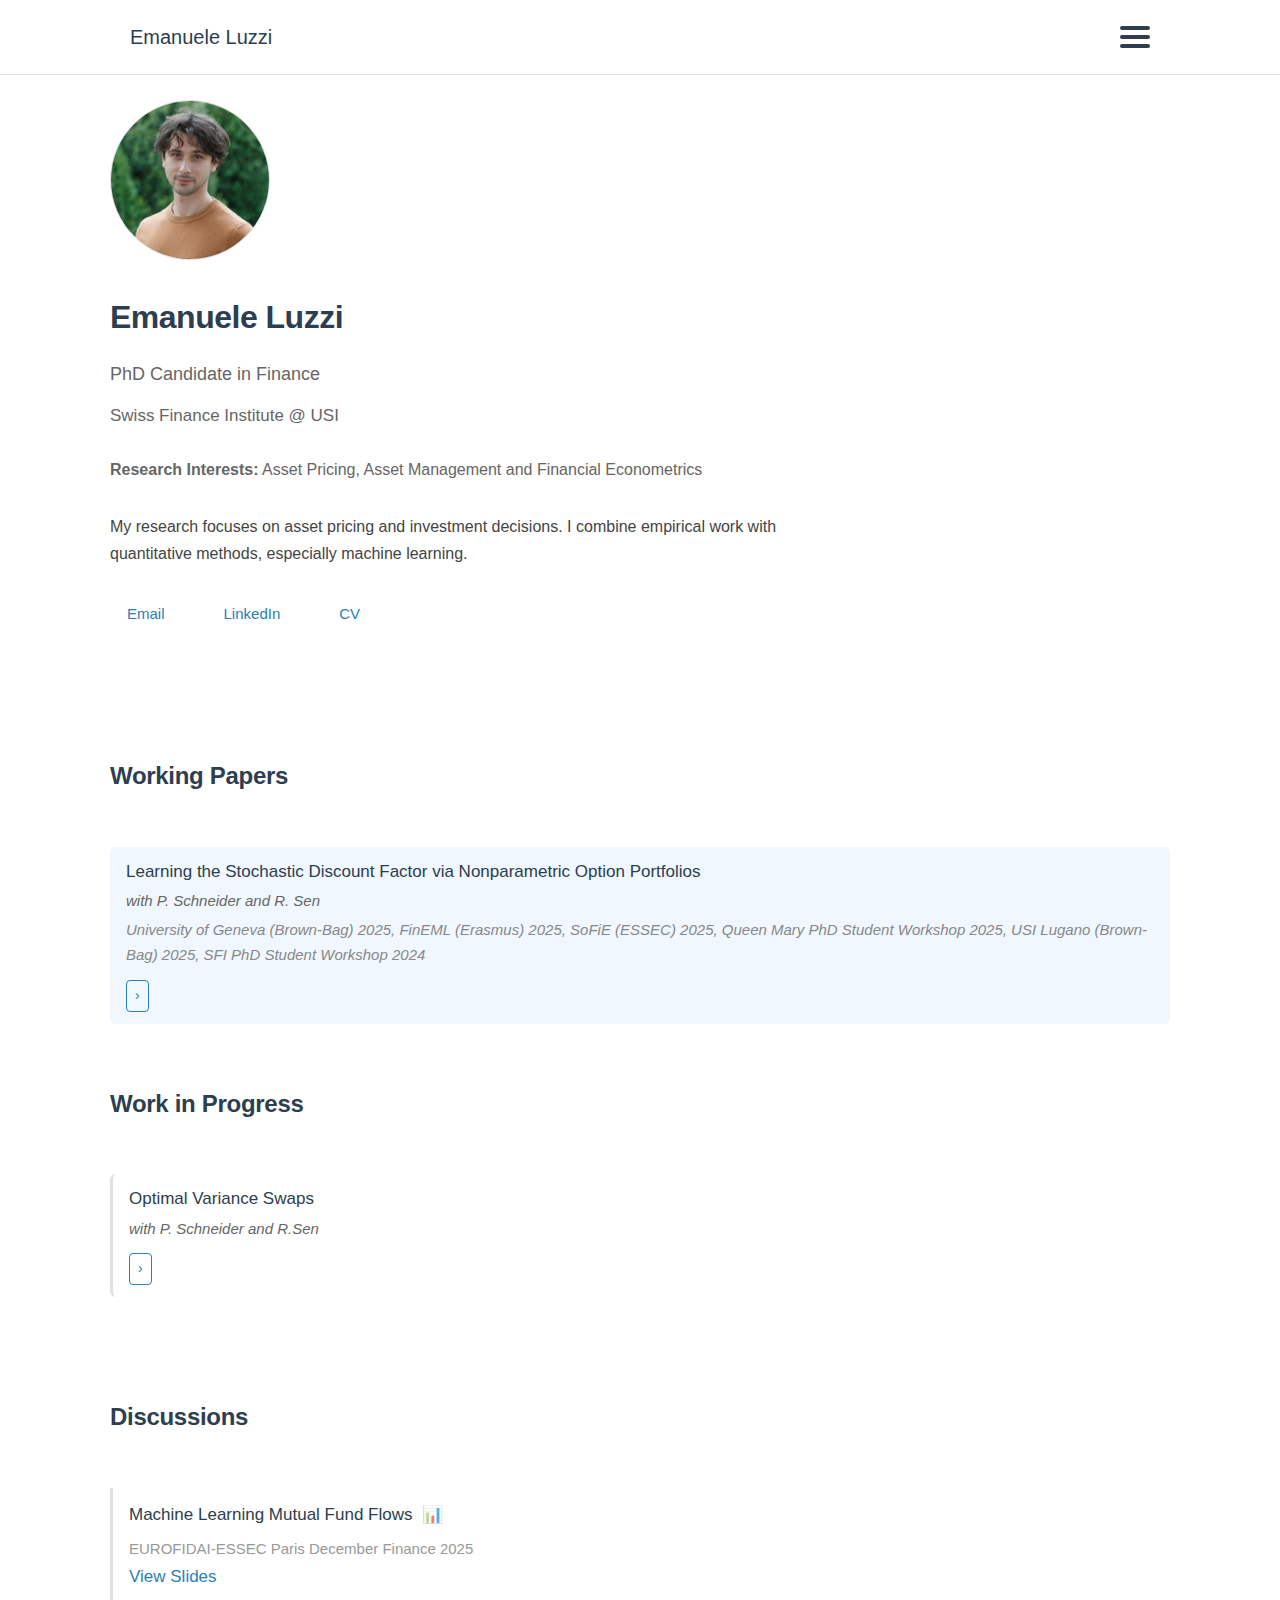
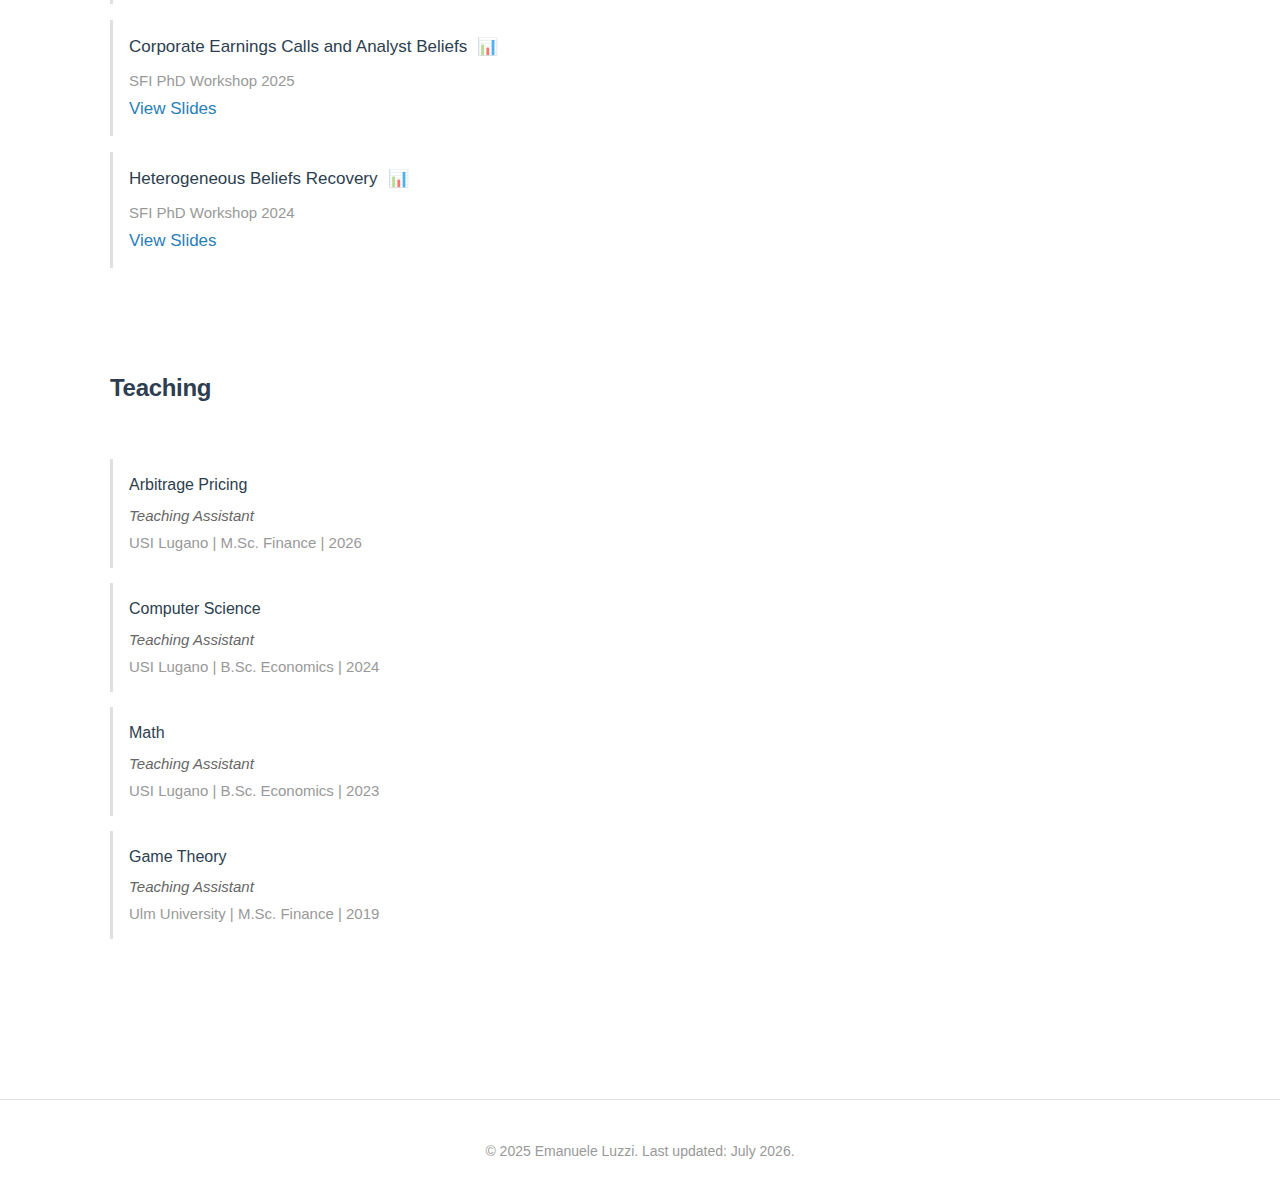
<file: index.html>
<!DOCTYPE html>
<html lang="en">
<head>
    <meta charset="UTF-8">
    <meta name="viewport" content="width=device-width, initial-scale=1.0">
    <meta name="description" content="">
    <meta name="keywords" content="">
    <meta name="author" content="Emanuele Luzzi">
    <!-- Open Graph / Social -->
    <meta property="og:site_name" content="Emanuele Luzzi">
    <meta property="og:title" content="Emanuele Luzzi">
    <meta property="og:type" content="profile">
    <meta property="og:url" content="https://emanueleluzzi.github.io/">
    <meta property="og:image" content="https://emanueleluzzi.github.io/images/round_image.png">
    <meta property="og:image:width" content="160">
    <meta property="og:image:height" content="160">
        
    <!-- Google site name for search results -->
    <script type="application/ld+json">
    {
    "@context": "https://schema.org",
    "@type": "Person",
    "name": "Emanuele Luzzi",
    "url": "https://emanueleluzzi.github.io/",
    "jobTitle": "PhD Candidate in Finance",
    "affiliation": "Swiss Finance Institute",
    "image": "https://emanueleluzzi.github.io/images/round_image.png"
    }
    </script>
    
    <!-- Google Analytics -->
    <script async src="https://www.googletagmanager.com/gtag/js?id=G-RRKXB2M038"></script>
    <script>
      window.dataLayer = window.dataLayer || [];
      function gtag(){dataLayer.push(arguments);}
      gtag('js', new Date());
      gtag('config', 'G-RRKXB2M038');
    </script>
    <!-- End Google Analytics -->
    
    <title>Emanuele Luzzi</title>
    <link rel="stylesheet" href="styles.css">
</head>
<body>
    <!-- ==================== NAVIGATION ==================== -->
    <nav>
        <div class="nav-container">
            <div class="nav-name">Emanuele Luzzi</div>
            
            <div class="hamburger" onclick="toggleMobileNav()">
                <span></span>
                <span></span>
                <span></span>
            </div>
            
            <div class="nav-links">
                <a href="#home">Home</a>
                <a href="#research">Research</a>
                <a href="pdf/cv.pdf" target="_blank">CV</a>
                <a href="#discussions">Discussions</a>
                <a href="#teaching">Teaching</a>
            </div>
        </div>
    </nav>

    <!-- ==================== MAIN CONTENT ==================== -->
    <div class="container">
        
        <!-- ==================== HOME/INTRO SECTION ==================== -->
        <section id="home" class="intro">
            <div class="profile-image-container">
                <img src="images/round_image.png" alt="Emanuele Luzzi" class="profile-image">
            </div>
            
            <div class="intro-content">
                <h1>Emanuele Luzzi</h1>
                <div class="subtitle">PhD Candidate in Finance</div>
                <div class="affiliation">USI Lugano and Swiss Finance Institute</div>
                <div class="interests"><strong>Research Interests:</strong> Asset Pricing, Asset Management and Financial Econometrics</div>
                
                <div class="bio">
                   PhD candidate in Finance at the Swiss Finance Institute and USI Lugano. My research focuses on the intersection of Asset Pricing, Asset Management and Financial Intermediation.
                </div>
                
                <div class="contact-links">
                    <a href="mailto:emanuele.luzzi@usi.ch">Email</a>
                    <a href="https://www.linkedin.com/in/emanuele-luzzi-6bb39a124/" target="_blank">LinkedIn</a>
                    <!-- <a href="https://github.com/emanueleLuzzi" target="_blank">GitHub</a> -->
                </div>
            </div>
        </section>
        
        <!-- ==================== RESEARCH SECTION (WRAPPER) ==================== -->
        <section id="research">
            
            <!-- ==================== WORKING PAPERS ==================== -->
            <div id="working-papers" class="research-subsection">
                <h2>Working Papers</h2>
                <div class="papers-list">
                    <!-- Papers will be populated from config.js -->
                </div>
            </div>
            
            <!-- ==================== WORK IN PROGRESS ==================== -->
            <div id="work-in-progress" class="research-subsection">
                <h2>Work in Progress</h2>
                <div class="wip-list">
                    <!-- Work in progress papers will be populated from config.js -->
                </div>
            </div>
        </section>
        
        <!-- ==================== DISCUSSIONS SECTION ==================== -->
        <section id="discussions">
            <h2>Discussions</h2>
            
            <div class="discussions-content">
                <!-- Discussions will be populated from config.js -->
            </div>
        </section>
        
        <!-- ==================== TEACHING SECTION ==================== -->
        <section id="teaching">
            <h2>Teaching</h2>
            
            <div class="teaching-content">
                <!-- Teaching experience will be populated from config.js -->
            </div>
        </section>
        
    </div>

    <!-- ==================== FOOTER ==================== -->
    <footer>
        © 2025 Emanuele Luzzi. Last updated: November 2025.
    </footer>

    <!-- ==================== SCRIPTS ==================== -->
    <script src="config.js"></script>
    <script src="script.js"></script>
    <script src="populate.js"></script>
</body>
</html>
</file>
<file: styles.css>
/* ===================================
   ACADEMIC WEBSITE STYLESHEET
   Author: Emanuele Luzzi
   Description: Clean, professional styling for academic portfolio
   =================================== */

/* ===================================
   1. CSS RESET & BASE STYLES
   =================================== */
* {
    margin: 0;
    padding: 0;
    box-sizing: border-box;
}

/* ===================================
   2. CSS VARIABLES
   =================================== */
:root {
    /* Color Palette */
    --primary-color: #2c3e50;
    --text-color: #333;
    --light-gray: #f5f5f5;
    --border-color: #e0e0e0;
    --link-color: #2980b9;
    --paperbox-color: #f0f7ff;
    
    /* Layout */
    --max-width: 1100px;
    --nav-height: 60px;
    
    /* Spacing */
    --section-spacing: 100px;
    --content-padding: 40px;
}

/* ===================================
   3. GLOBAL STYLES
   =================================== */
body {
    font-family: -apple-system, BlinkMacSystemFont, 'Segoe UI', 'Helvetica Neue', Arial, sans-serif;
    line-height: 1.7;
    color: var(--text-color);
    background: white;
    font-size: 18px;
}

html {
    scroll-behavior: smooth;
}

/* ===================================
   4. NAVIGATION STYLES
   =================================== */
nav {
    position: fixed;
    top: 0;
    width: 100%;
    background: white;
    border-bottom: 1px solid var(--border-color);
    z-index: 1000;
    padding: 20px 0;
}

.nav-container {
    max-width: var(--max-width);
    margin: 0 auto;
    padding: 0 var(--content-padding);
    display: flex;
    justify-content: space-between;
    align-items: center;
}

.nav-name {
    font-size: 20px;
    font-weight: 500;
    color: var(--primary-color);
}

.nav-links {
    display: flex;
    gap: 35px;
}

.nav-links a {
    color: var(--text-color);
    text-decoration: none;
    font-size: 15px;
    transition: color 0.3s ease;
    font-weight: 400;
}

.nav-links a:hover {
    color: var(--link-color);
}

.hamburger {
    display: none;
    flex-direction: column;
    cursor: pointer;
    gap: 5px;
    width: 30px;
    height: 25px;
    justify-content: center;
}

.hamburger span {
    display: block;
    height: 4px;
    background: var(--primary-color);
    border-radius: 2px;
    transition: all 0.3s;
}

/* ===================================
   5. MAIN CONTENT CONTAINER
   =================================== */
.container {
    max-width: var(--max-width);
    margin: 0 auto;
    padding: 120px var(--content-padding) 80px;
}

/* ===================================
   6. SECTION STYLES
   =================================== */
section {
    margin-bottom: var(--section-spacing);
    scroll-margin-top: 80px;
}

h2 {
    font-size: 28px;
    font-weight: 600;
    margin-bottom: 50px;
    color: var(--primary-color);
    letter-spacing: -0.3px;
}

/* ===================================
   7. INTRODUCTION/HOME SECTION - UPDATED
   =================================== */
.intro {
    margin-bottom: 120px;
    display: flex;
    gap: 50px;
    align-items: flex-start;
}

.profile-image-container {
    flex-shrink: 0;
}

.profile-image {
    width: 160px;
    height: 160px;
    border-radius: 50%;
    object-fit: cover;
    background: var(--light-gray);
    border: 1px solid var(--border-color);
}

.intro-content {
    flex: 1;
}

.intro h1 {
    font-size: 42px;
    font-weight: 600;
    margin-bottom: 15px;
    color: var(--primary-color);
    letter-spacing: -0.5px;
}

.intro .subtitle {
    font-size: 20px;
    color: #666;
    margin-bottom: 12px;
    font-weight: 400;
}

.intro .affiliation {
    font-size: 17px;
    color: #666;
    margin-bottom: 25px;
}

.intro .interests {
    font-size: 16px;
    color: #666;
    margin-bottom: 30px;
}

/* Bio - More prominent, direct style */
.intro .bio {
    font-size: 17px;
    line-height: 1.7;
    color: #444;
    margin-top: 30px;
    margin-bottom: 25px;
    max-width: 700px;
}

.contact-links {
    display: flex;
    gap: 25px;
    margin-top: 25px;
}

.contact-links a {
    color: var(--link-color);
    text-decoration: none;
    font-size: 15px;
    transition: all 0.3s ease;
    padding: 8px 16px;
    border: 1px solid transparent;
    border-radius: 5px;
}

.contact-links a:hover {
    background: var(--light-gray);
    border-color: var(--border-color);
}

/* ===================================
   8. RESEARCH SECTION WITH SUBSECTIONS
   =================================== */

/* Research subsection styling */
.research-subsection {
    margin-bottom: 60px;
}

.research-subsection:last-child {
    margin-bottom: 0;
}

.subsection-title {
    font-size: 22px;
    font-weight: 500;
    color: var(--primary-color);
    margin-bottom: 30px;
    padding-bottom: 10px;
    border-bottom: 1px solid var(--border-color);
}

/* Papers list styling */
.papers-list, .wip-list, .publications-list {
    margin-top: 0;
}

.paper-item {
    margin-bottom: 14px;
    padding: 12px 16px;
    background: var(--paperbox-color);
    border-radius: 6px;
    transition: all 0.3s ease;
    cursor: pointer;
}

.paper-item:hover {
    box-shadow: 0 2px 8px rgba(0, 0, 0, 0.07);
}

.wip-list .paper-item {
    background: white;
    border-left: 3px solid #e0e0e0;
    padding: 12px 16px;
    box-shadow: none;
}

.wip-list .paper-item:hover {
    box-shadow: 0 2px 8px rgba(0, 0, 0, 0.05);
    border-left-color: #2980b9;
}

.paper-item:hover {
    box-shadow: 0 4px 12px rgba(0, 0, 0, 0.08);
}

.paper-header {
    display: flex;
    justify-content: space-between;
    align-items: flex-start;
    gap: 20px;
}

.paper-title-section {
    flex: 1;
}

.paper-title {
    font-size: 17px;
    font-weight: 500;
    color: var(--primary-color);
    line-height: 1.5;
}

.paper-coauthors {
    font-size: 15px;
    color: #666;
    margin-top: 4px;
    font-style: italic;
}

.paper-status {
    font-size: 15px;
    color: #2980b9;
    margin-top: 3px;
    font-weight: 500;
}

.paper-conference {
    font-size: 15px;
    color: #888;
    margin-top: 3px;
    font-style: italic;
}

.paper-prizes {
    font-size: 15px;
    color: #27ae60;
    margin-top: 3px;
    font-weight: 500;
}

.expand-icon {
    font-size: 14px;
    color: var(--link-color);
    border: 1px solid var(--link-color);
    border-radius: 4px;
    padding: 3px 8px;
    white-space: nowrap;
    transition: all 0.2s ease;
    user-select: none;
    flex-shrink: 0;
    margin-top: 2px;
}

.paper-item:hover .expand-icon {
    background: var(--link-color);
    color: white;
}

.paper-item.expanded .expand-icon {
    content: "Less ‹";
    background: var(--link-color);
    color: white;
}

.paper-details {
    max-height: 0;
    overflow: hidden;
    transition: max-height 0.4s ease;
}

.paper-item.expanded .paper-details {
    max-height: 2000px;
    margin-top: 25px;
}

/* Paper Content - Horizontal layout with larger figure */
.paper-content {
    display: flex;
    flex-direction: column;
    gap: 25px;
}

.paper-text {
    width: 100%;
}

/* Paper Figure - Horizontal layout with better fitting */
.paper-figure {
    width: 100%;
    margin-top: 15px;
}

.paper-figure img {
    width: 100%;
    height: auto;
    object-fit: contain;
    border-radius: 5px;
    border: 1px solid var(--border-color);
    background: white;
    padding: 10px;
}

.figure-caption {
    font-size: 15px;
    color: #666;
    margin-top: 8px;
    font-style: italic;
}

.abstract-label {
    font-weight: 500;
    color: var(--primary-color);
    margin-bottom: 10px;
    font-size: 15px;
    text-transform: uppercase;
    letter-spacing: 0.5px;
}

.abstract-text {
    font-size: 15px;
    line-height: 1.8;
    color: #555;
    margin-bottom: 20px;
    text-align: justify;
}

.paper-links {
    display: flex;
    gap: 8px;
    margin-top: 0;
}

.paper-links a {
    color: var(--link-color);
    text-decoration: none;
    font-size: 15px;
    padding: 6px 12px;
    border: 1px solid var(--link-color);
    border-radius: 4px;
    transition: all 0.3s ease;
}

.paper-links a:hover {
    background: var(--link-color);
    color: white;
}

/* ===================================
   9. DISCUSSIONS SECTION
   =================================== */

.discussions-content {
    font-size: 17px;
    line-height: 1.8;
    color: #555;
}

.discussion-title {
    display: flex;
    align-items: center;
    gap: 10px;
}

.discussion-header-row {
    display: flex;
    justify-content: space-between;
    align-items: center;
}

.slides-icon {
    font-size: 17px;
    text-decoration: none;
    opacity: 0.7;
    transition: opacity 0.3s ease;
}

.slides-icon:hover {
    opacity: 1;
}

.discussion-item {
    margin-bottom: 16px;
    padding: 12px 16px;
    border-left: 3px solid var(--border-color);
    transition: border-color 0.2s ease;
}

.discussion-item:hover {
    border-left-color: var(--link-color);
}

.discussion-title {
    font-size: 17px;
    font-weight: 500;
    color: var(--primary-color);
    margin-bottom: 4px;
}

.discussion-date {
    font-size: 15px;
    color: #999;
    margin-bottom: 0;
}

/* ===================================
   10. TEACHING SECTION
   =================================== */
   
.teaching-content {
    font-size: 18px;
    line-height: 1.8;
}

.course-item {
    margin-bottom: 15px;
    padding: 12px 16px;
    border-left: 3px solid var(--border-color);
    transition: border-color 0.2s ease;
}

.course-item:hover {
    border-left-color: var(--link-color);
}

.course-title {
    font-size: 16px;
    font-weight: 500;
    color: var(--primary-color);
    margin-bottom: 2px;
}

.course-role {
    font-size: 15px;
    color: #666;
    margin-top: 2px;
    font-style: italic;
}

.course-details {
    font-size: 15px;
    color: #999;
    margin-bottom: 0;
}

.course-description {
    font-size: 15px;
    color: #555;
    line-height: 1.7;
}

/* ===================================
   11. FOOTER
   =================================== */
footer {
    text-align: center;
    padding: 40px;
    color: #999;
    font-size: 14px;
    border-top: 1px solid var(--border-color);
}

/* ===================================
   12. RESPONSIVE DESIGN (MOBILE)
   =================================== */
@media (max-width: 768px) {
    .paper-header {
        flex-direction: column;
        gap: 10px;
    }
}
    
    .hamburger {
        display: flex;
    }
    
    .nav-links {
        position: absolute;
        top: 60px;
        right: 0;
        background: white;
        flex-direction: column;
        gap: 0;
        width: 180px;
        box-shadow: 0 4px 16px rgba(0, 0, 0, 0.08);
        border-radius: 0 0 8px 8px;
        overflow: hidden;
        display: none;
    }
    
    .nav-links.mobile-open {
        display: flex;
    }
    
    .nav-links a {
        padding: 18px 24px;
        border-bottom: 1px solid var(--border-color);
        font-size: 15px;
    }
    
    .container {
        padding: 100px 20px 60px;
    }
    
    .intro {
        flex-direction: column;
        gap: 30px;
    }
    
    .profile-image {
        display: block;
        margin: 0 auto;
    }
    
    .intro h1 {
        font-size: 32px;
    }
    
    .intro .subtitle {
        font-size: 18px;
    }
    
    .intro .bio {
        font-size: 16px;
    }
    
    h2 {
        font-size: 24px;
    }
    
    .contact-links {
        flex-wrap: wrap;
    }
    
    .paper-content {
        flex-direction: column;
    }
    
    .paper-figure {
        width: 100%;
    }
    
    .paper-header {
        flex-direction: column;
        gap: 10px;
    }


        .paper-footer-row {
        display: flex;
        justify-content: space-between;
        align-items: center;
        margin-top: 10px;
    }

    .paper-footer-links {
        display: flex;
        gap: 8px;
    }

    .paper-footer-links a {
        color: var(--link-color);
        text-decoration: none;
        font-size: 14px;
        padding: 6px 12px;
        border: 1px solid var(--link-color);
        border-radius: 4px;
        transition: all 0.3s ease;
    }

    .paper-footer-links a:hover {
        background: var(--link-color);
        color: white;
    }

    .paper-footer-links-btn {
        color: var(--link-color);
        text-decoration: none;
        font-size: 14px;
        padding: 6px 12px;
        border: 1px solid var(--link-color);
        border-radius: 4px;
        transition: all 0.3s ease;
    }

    .paper-footer-links-btn:hover {
        background: var(--link-color);
        color: white;
    }

    .paper-header-right {
    display: flex;
    align-items: center;
    gap: 10px;
    flex-shrink: 0;
    }
    
    .expand-icon {
        align-self: flex-start;
    }
</file>
